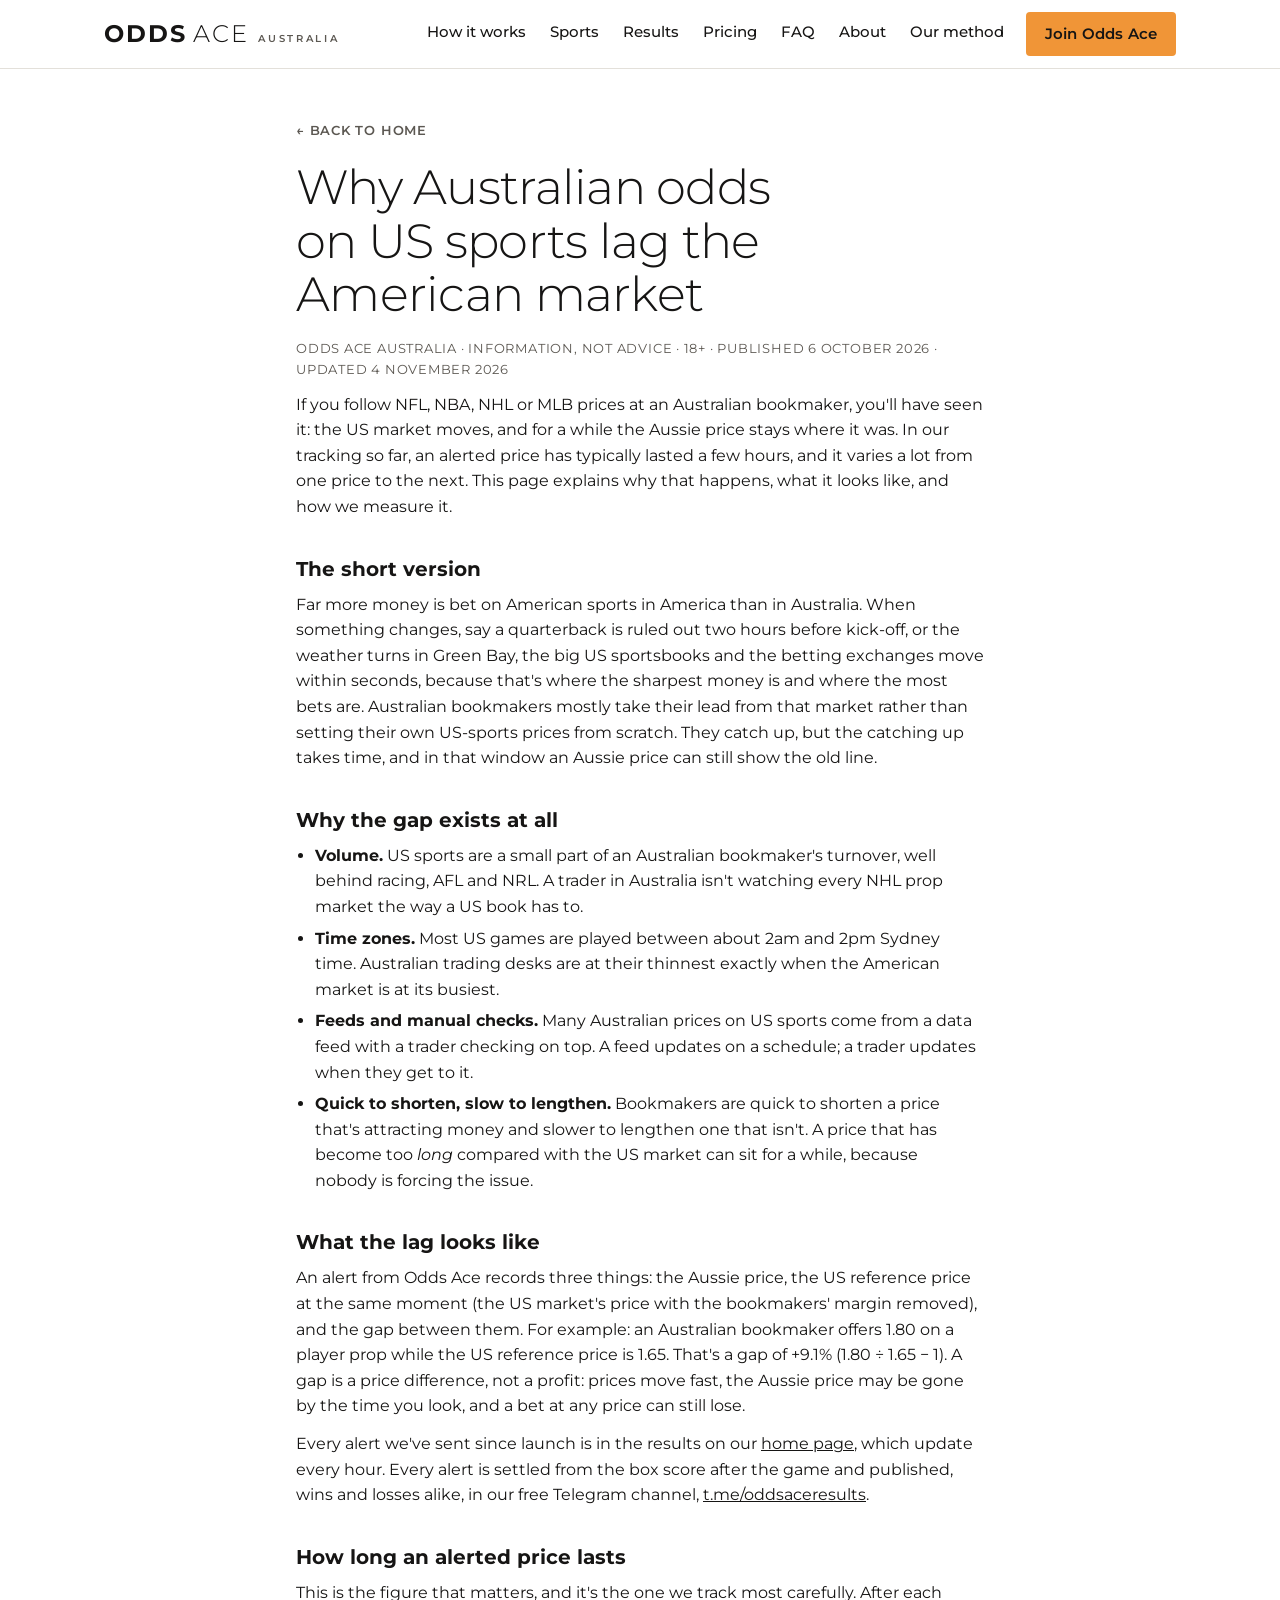
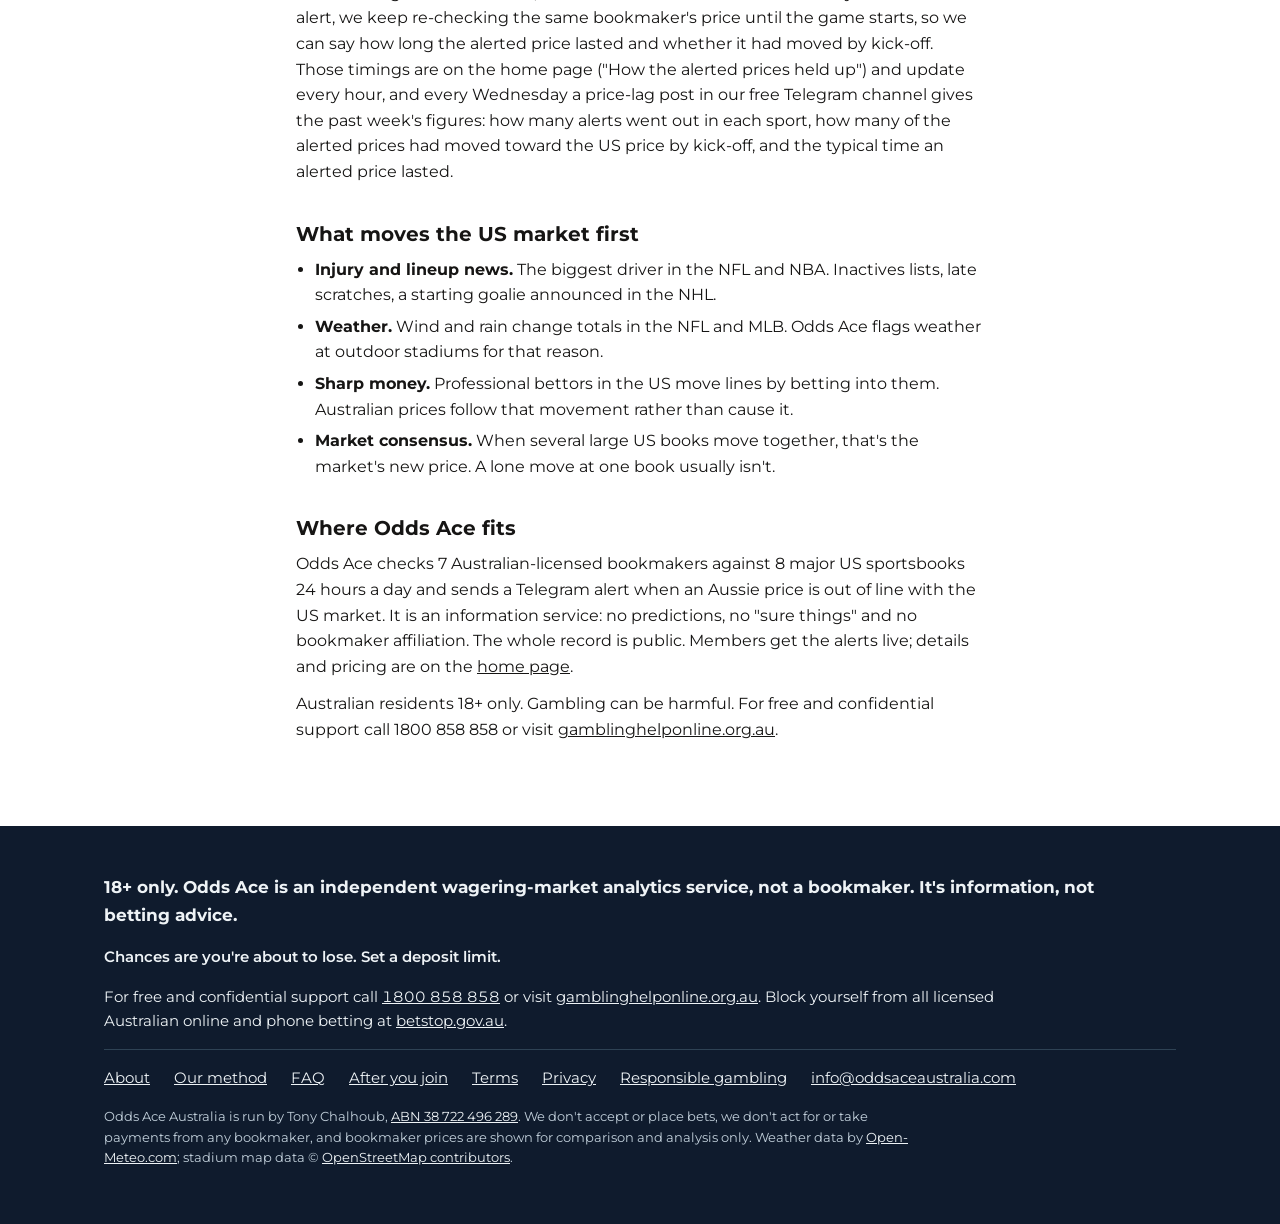
<file: site/why-aussie-odds-lag/index.html>
<!doctype html>
<html lang="en-AU"><head><meta charset="utf-8"><meta name="viewport" content="width=device-width,initial-scale=1,viewport-fit=cover"><title>Why Australian odds on US sports lag the American market | Odds Ace Australia</title><meta name="description" content="Why Aussie bookmakers&#x27; NFL, NBA, NHL and MLB prices move after the US market, what the gap in a price means, and how long an alerted price lasts. Information, not tips. 18+."><link rel="canonical" href="https://oddsaceaustralia.com/why-aussie-odds-lag/"><meta property="og:url" content="https://oddsaceaustralia.com/why-aussie-odds-lag/"><meta property="og:type" content="article"><meta property="og:site_name" content="Odds Ace Australia"><meta property="og:title" content="Why Australian odds on US sports lag the American market"><meta property="og:description" content="Why Aussie bookmakers&#x27; NFL, NBA, NHL and MLB prices move after the US market, what the gap in a price means, and how long an alerted price lasts. Information, not tips. 18+."><meta property="og:locale" content="en_AU"><meta property="og:image" content="https://oddsaceaustralia.com/og-image.png"><meta property="og:image:width" content="1200"><meta property="og:image:height" content="630"><meta name="twitter:card" content="summary_large_image"><meta name="twitter:site" content="@OddsAceAus"><meta name="twitter:title" content="Why Australian odds on US sports lag the American market"><meta name="twitter:description" content="Why Aussie bookmakers&#x27; NFL, NBA, NHL and MLB prices move after the US market, what the gap in a price means, and how long an alerted price lasts. Information, not tips. 18+."><meta name="twitter:image" content="https://oddsaceaustralia.com/og-image.png"><link rel="icon" type="image/png" href="[data-uri]"><script type="application/ld+json">{"@context": "https://schema.org", "@graph": [{"@type": "Article", "@id": "https://oddsaceaustralia.com/why-aussie-odds-lag/#article", "headline": "Why Australian odds on US sports lag the American market", "description": "Why Aussie bookmakers' NFL, NBA, NHL and MLB prices move after the US market, what the gap in a price means, and how long an alerted price lasts. Information, not tips. 18+.", "url": "https://oddsaceaustralia.com/why-aussie-odds-lag/", "mainEntityOfPage": "https://oddsaceaustralia.com/why-aussie-odds-lag/", "datePublished": "2026-10-06", "dateModified": "2026-11-04", "inLanguage": "en-AU", "author": {"@type": "Person", "name": "Tony Chalhoub"}, "publisher": {"@id": "https://oddsaceaustralia.com/#organization"}, "image": "https://oddsaceaustralia.com/og-image.png", "isPartOf": {"@id": "https://oddsaceaustralia.com/#website"}}, {"@type": "BreadcrumbList", "itemListElement": [{"@type": "ListItem", "position": 1, "name": "Odds Ace Australia", "item": "https://oddsaceaustralia.com/"}, {"@type": "ListItem", "position": 2, "name": "Why Aussie odds lag the US market", "item": "https://oddsaceaustralia.com/why-aussie-odds-lag/"}]}]}</script><style>:root{color-scheme:light;box-sizing:border-box;padding-top:env(safe-area-inset-top,0px);padding-bottom:env(safe-area-inset-bottom,0px)}html{scroll-padding-top:env(safe-area-inset-top,0px)}body{margin:0;padding:0;font:14px -apple-system,BlinkMacSystemFont,sans-serif;background:#faf9f5;color:#141413}img{max-width:100%}[hidden]:not([hidden=until-found i]){display:none!important}</style>
<link rel="stylesheet" href="https://fonts.googleapis.com/css2?family=Montserrat:wght@300;400;500;600;700&display=swap">
<style>
/* Layout: single-column marketing page, 1120px max, with the Terms, Privacy and Responsible gambling pages as views of the same page; the hero pairs the pitch with a phone showing example posts from the Telegram channel; a numbers strip, then sections alternating plain and banded; one dark panel for the price */
:root{
  --bg:#EDF1F4;--surface:#FFFFFF;--band:#E2E8ED;--ink:#0F1E2B;--muted:#3F5161;--line:#C6D0D8;
  --accent:#BF5200;--accent-ink:#AD4A00;--on-accent:#FFFFFF;--panel:#0F1E2B;--on-panel:#EEF3F6;--panel-muted:#C2D0DB;--panel-line:#2E4254;
  --chat:#D4DFE8;--bubble:#FFFFFF;--chip:#BFCDD9;--avatar:#FFFFFF;--shadow:rgba(15,30,43,.18);--pos:#16774A;--neg:#B42318;
  --device:#121A22;--device-ring:#3B4651;--island:#000000;--tg-blue:#1F6FB2;--lit:#FBE1CB;--glow:rgba(191,82,0,.15);--s-all:#2a78d6;--s-sent:#bf5200;--s-tests:#13916a;
  --display:'Big Shoulders Display','Arial Narrow',Impact,sans-serif;
  --body:'Libre Franklin','Helvetica Neue',Arial,sans-serif;
  --mono:'IBM Plex Mono',ui-monospace,Menlo,Consolas,monospace;
}
@media (prefers-color-scheme: dark){:root:not([data-theme="light"]){--bg:#0B1621;--surface:#12212F;--band:#0F1C29;--ink:#E6EDF2;--muted:#A7B6C3;--line:#26394B;--accent:#F5872F;--accent-ink:#F5872F;--on-accent:#0B1621;--panel:#1A2E40;--on-panel:#EEF3F6;--panel-muted:#B9C7D3;--panel-line:#34506A;--chat:#0E1924;--bubble:#1A2A3A;--chip:#22364A;--avatar:#FFFFFF;--shadow:rgba(0,0,0,.45);--pos:#5BC48A;--neg:#F2836B;--device:#05090D;--device-ring:#3E556A;--tg-blue:#6AB3F3;--lit:#4D3018;--glow:rgba(245,135,47,.13);--s-all:#3987e5;--s-sent:#d95926;--s-tests:#199e70;color-scheme:dark}}
:root[data-theme="dark"]{--bg:#0B1621;--surface:#12212F;--band:#0F1C29;--ink:#E6EDF2;--muted:#A7B6C3;--line:#26394B;--accent:#F5872F;--accent-ink:#F5872F;--on-accent:#0B1621;--panel:#1A2E40;--on-panel:#EEF3F6;--panel-muted:#B9C7D3;--panel-line:#34506A;--chat:#0E1924;--bubble:#1A2A3A;--chip:#22364A;--avatar:#FFFFFF;--shadow:rgba(0,0,0,.45);--pos:#5BC48A;--neg:#F2836B;--device:#05090D;--device-ring:#3E556A;--tg-blue:#6AB3F3;--lit:#4D3018;--glow:rgba(245,135,47,.13);--s-all:#3987e5;--s-sent:#d95926;--s-tests:#199e70;color-scheme:dark}
*{box-sizing:border-box}
html{scroll-behavior:smooth}
@media (prefers-reduced-motion: reduce){html{scroll-behavior:auto}}
body{margin:0;background:var(--bg);color:var(--ink);font-family:var(--body);font-size:17px;line-height:1.55}
a{color:inherit}
a:hover{color:var(--accent-ink)}
:focus-visible{outline:3px solid var(--accent);outline-offset:2px}
.wrap{max-width:1120px;margin:0 auto;padding-inline:24px}
.eyebrow{margin:0;font-family:var(--mono);font-size:13px;font-weight:600;letter-spacing:.1em;text-transform:uppercase;color:var(--accent-ink)}
.h-section{margin:0;font-family:var(--display);font-weight:800;font-size:clamp(2.2rem,4.5vw,3rem);line-height:1;letter-spacing:.02em;text-transform:uppercase;text-wrap:balance}
.btn{display:inline-flex;align-items:center;justify-content:center;min-height:48px;padding:0 22px;border-radius:4px;font-weight:700;font-size:16px;text-decoration:none;border:1px solid transparent;cursor:pointer}
.btn-primary{background:var(--accent);color:var(--on-accent)}
.btn-primary:hover{color:var(--on-accent);filter:brightness(1.08)}
.btn-ghost{border-color:var(--line);color:var(--ink);background:transparent}
.site-head{border-bottom:1px solid var(--line)}
.site-head .wrap{display:flex;flex-wrap:wrap;align-items:center;justify-content:space-between;gap:12px 24px;padding-block:12px}
.brand{display:flex;align-items:center;gap:12px;text-decoration:none}
.brand:hover{color:var(--ink)}
.brand-logo{flex:0 0 auto;display:block;width:56px;height:56px;object-fit:contain}
.brand-wordmark{display:block;height:64px;width:auto}
.wm-dark{display:none}
@media (prefers-color-scheme: dark){:root:not([data-theme="light"]) .wm-dark{display:block}:root:not([data-theme="light"]) .wm-light.has-dark{display:none}:root:not([data-theme="light"]) .wm-light:not(.has-dark){background:#FFFFFF;border-radius:6px;padding:4px 8px}}
:root[data-theme="dark"] .wm-dark{display:block}
:root[data-theme="dark"] .wm-light.has-dark{display:none}
:root[data-theme="dark"] .wm-light:not(.has-dark){background:#FFFFFF;border-radius:6px;padding:4px 8px}
@media (max-width:480px){.brand-wordmark{height:56px}}
.brand-text{display:flex;flex-direction:column;gap:2px}
.brand-name{font-family:var(--display);font-weight:800;font-size:30px;letter-spacing:.03em;text-transform:uppercase;line-height:1}
.brand-tag{font-family:var(--mono);font-size:11px;letter-spacing:.16em;text-transform:uppercase;color:var(--muted)}
.nav{display:flex;flex-wrap:wrap;align-items:center;gap:8px 22px;font-size:15px;font-weight:600}
.nav a{text-decoration:none}
.nav .btn{min-height:44px;padding:0 18px;font-size:15px}
.hero .wrap{display:flex;flex-wrap:wrap;gap:48px;align-items:center;padding-block:56px 64px}
.hero-copy{flex:1 1 460px;min-width:0;display:flex;flex-direction:column;gap:22px}
.hero h1{margin:0;font-family:var(--display);font-weight:800;font-size:clamp(3rem,6.6vw,5.8rem);line-height:.94;letter-spacing:.005em;text-wrap:balance}
.lede{margin:0;max-width:34em;font-size:19px;color:var(--muted)}
.cta-row{display:flex;flex-wrap:wrap;gap:12px}
.fine{margin:0;font-size:14px;color:var(--muted)}
.num{font-family:var(--mono)}
/* Phone mock-up of the Telegram channel (version 30): tabs, then a phone showing one example post with numbered markers
   on the lines that matter, and a key under it. The screen uses the phone's own system font, like the app. */
.tg{flex:1 1 380px;max-width:460px;min-width:0;margin:0 auto;display:flex;flex-direction:column;align-items:center;gap:18px}
.tgx-tabs{display:flex;gap:4px;width:max-content;max-width:100%;padding:4px;border:1px solid var(--line);border-radius:999px;background:var(--surface)}
.tgx-tab{flex:1 1 auto;min-width:0;min-height:40px;padding:6px 14px;border:0;border-radius:999px;background:transparent;color:var(--muted);font:600 14px/1.15 var(--body);cursor:pointer}
@media (max-width:420px){.tgx-tab{padding:6px 8px;font-size:13px}}
.tgx-tab:hover{color:var(--ink)}
.tgx-tab[aria-selected="true"]{background:var(--ink);color:var(--bg)}
.tgx-stage{position:relative;isolation:isolate;width:100%;display:flex;flex-direction:column;align-items:center;gap:20px}
.tgx-stage::before{content:"";position:absolute;z-index:-1;left:0;right:0;top:2%;height:min(80%,660px);background:radial-gradient(closest-side,var(--glow),transparent);pointer-events:none}
.tgx-device{position:relative;width:min(100%,312px);padding:9px;border-radius:50px;background:var(--device);box-shadow:inset 0 0 0 1.5px var(--device-ring),0 44px 70px -36px var(--shadow),0 18px 32px -20px var(--shadow)}
.tgx-device::before,.tgx-device::after{content:"";position:absolute;width:3px;border-radius:2px;background:var(--device-ring)}
.tgx-device::before{left:-3px;top:118px;height:40px;box-shadow:0 54px 0 var(--device-ring)}
.tgx-device::after{right:-3px;top:150px;height:72px}
.tgx-screen{position:relative;display:flex;flex-direction:column;aspect-ratio:294/640;border-radius:41px;overflow:hidden;background:var(--chat);color:var(--ink);font-family:-apple-system,BlinkMacSystemFont,"SF Pro Text","Segoe UI",Roboto,"Helvetica Neue",Arial,sans-serif}
.tgx-status{position:relative;flex:0 0 auto;display:flex;align-items:center;justify-content:space-between;height:42px;padding:6px 24px 0 32px;background:var(--surface);font-size:14.5px;font-weight:600;letter-spacing:-.01em;font-variant-numeric:tabular-nums}
.tgx-island{position:absolute;left:50%;top:10px;width:86px;height:25px;transform:translateX(-50%);border-radius:999px;background:var(--island)}
.tgx-icons{display:flex;align-items:center;gap:5px}
.tgx-icons svg{display:block;fill:currentColor}
.tgx-head{flex:0 0 auto;display:grid;grid-template-columns:36px minmax(0,1fr) 36px;align-items:center;gap:8px;padding:2px 12px 8px;background:var(--surface);border-bottom:1px solid var(--line)}
.tgx-back{width:12px;height:12px;margin-left:6px;border-left:2.5px solid var(--tg-blue);border-bottom:2.5px solid var(--tg-blue);transform:rotate(45deg)}
.tg-who{display:flex;flex-direction:column;align-items:center;min-width:0;text-align:center;line-height:1.25}
.tg-name{font-weight:700;font-size:15px}
.tg-status{font-size:12.5px;color:var(--muted)}
.tg-avatar{display:block;width:36px;height:36px;border-radius:50%;background:var(--avatar);padding:5px;object-fit:contain;box-shadow:0 0 0 1px var(--line)}
.tg-feed{flex:1 1 auto;min-height:0;overflow-y:auto;scrollbar-width:none;display:flex;flex-direction:column;gap:8px;padding:10px 8px 12px;background-color:var(--chat);background-image:radial-gradient(var(--chip) 1px,transparent 1.4px);background-size:18px 18px}
.tg-feed::-webkit-scrollbar{display:none}
.tg-feed>:first-child{margin-top:auto}
.tgx-panel:focus-visible{outline-offset:-3px}
.tg-day{align-self:center;padding:2px 10px;border-radius:999px;background:var(--chip);color:var(--ink);font-size:12px;font-weight:600}
.tg-msg{align-self:flex-start;position:relative;max-width:86%;display:flex;flex-direction:column;gap:2px;padding:7px 11px 5px;background:var(--bubble);color:var(--ink);border-radius:15px 15px 15px 5px;box-shadow:0 1px 2px var(--shadow);font-size:13.5px;line-height:1.38;transform-origin:0 100%}
.tg-text{display:flex;flex-direction:column;min-width:0}
.tg-line{display:block;overflow-wrap:anywhere;transition:opacity .2s}
.tg-time{align-self:flex-end;font-size:11.5px;color:var(--muted)}
.tgx-url{color:var(--tg-blue)}
.tgx-keyed{position:relative;display:block;border-radius:3px;transition:background-color .2s,box-shadow .2s}
.tgx-pin{display:inline-flex;align-items:center;justify-content:center;flex:0 0 auto;width:20px;height:20px;border-radius:50%;background:var(--accent);color:var(--on-accent);font:700 11.5px/1 var(--body);font-variant-numeric:tabular-nums;transition:transform .2s}
.tgx-keyed>.tgx-pin{position:absolute;right:-21px;top:-1px;box-shadow:0 1px 3px var(--shadow)}
.tgx.has-lit .tg-line{opacity:.35}
.tgx.has-lit .tgx-keyed.is-lit .tg-line{opacity:1}
.tgx-keyed.is-lit{background:var(--lit);box-shadow:0 0 0 4px var(--lit)}
.tgx-keyed.is-lit>.tgx-pin{transform:scale(1.18)}
.tgx-foot{flex:0 0 auto;display:flex;flex-direction:column;align-items:center;gap:12px;padding:11px 0 8px;background:var(--surface);border-top:1px solid var(--line);color:var(--tg-blue);font-size:15px;font-weight:500}
.tgx-foot::after{content:"";width:108px;height:4px;border-radius:999px;background:var(--ink)}
.tgx-keys{list-style:none;margin:0;padding:0;width:min(100%,364px);display:flex;flex-direction:column;gap:4px}
.tgx-key{width:100%;display:flex;align-items:center;gap:12px;min-height:40px;padding:5px 10px;border:1px solid transparent;border-radius:8px;background:transparent;color:var(--ink);font:500 15px/1.35 var(--body);text-align:left;cursor:pointer;transition:background-color .2s,border-color .2s}
.tgx-key:hover,.tgx-key.is-lit{background:var(--surface);border-color:var(--line)}
.tgx-key[aria-pressed="true"]{border-color:var(--accent)}
.tgx-key.is-lit .tgx-pin{transform:scale(1.12)}
.tg-note{margin:0;width:min(100%,364px);padding-inline:10px;font-size:13px;color:var(--muted)}
.tgx-panel.is-new .tg-msg{animation:tgx-in .42s cubic-bezier(.2,.75,.25,1)}
.tgx-panel.is-new .tgx-keyed>.tgx-pin{animation:tgx-pop .32s .3s cubic-bezier(.3,1.6,.6,1) backwards}
@keyframes tgx-in{from{opacity:0;transform:translateY(18px) scale(.96)}}
@keyframes tgx-pop{from{opacity:0;transform:scale(.3)}}
@media (prefers-reduced-motion: reduce){.tgx-panel.is-new .tg-msg,.tgx-panel.is-new .tgx-keyed>.tgx-pin{animation:none}.tg-line,.tgx-keyed,.tgx-pin,.tgx-key{transition:none}}
/* Edit page: every post shows in the phone, which grows with the text, and each key is typed under it */
.tgx-edit .tgx-screen{aspect-ratio:auto}
.tgx-edit .tg-feed{overflow:visible}
.tgx-legend{width:min(100%,364px);display:flex;flex-direction:column;gap:6px}
.tgx-name{margin:0;font-size:14px;font-weight:600;color:var(--muted)}
.tgx-edit .tgx-key{cursor:default}
/* Numbers strip */
.stats-band{border-top:1px solid var(--line);background:var(--surface)}
.stats{list-style:none;margin:0;padding:28px 0;display:grid;grid-template-columns:repeat(4,minmax(0,1fr));gap:20px 32px}
@media (max-width:820px){.stats{grid-template-columns:repeat(2,minmax(0,1fr))}}
.stats.stats-3{grid-template-columns:repeat(3,minmax(0,1fr))}
@media (max-width:820px){.stats.stats-3{grid-template-columns:repeat(2,minmax(0,1fr))}}
.stats-note{margin:0;padding:0 0 24px;max-width:62em;font-size:13px;line-height:1.5;color:var(--muted)}
.stats li{display:flex;flex-direction:column;gap:4px;min-width:0}
.stat-n{font-family:var(--display);font-weight:800;font-size:clamp(2.4rem,4.2vw,3.2rem);line-height:1;letter-spacing:.01em;color:var(--accent)}
.stat-l{font-size:15px;line-height:1.35;color:var(--muted)}
.section{border-top:1px solid var(--line)}
.section .wrap{padding-block:72px;display:flex;flex-direction:column;gap:36px}
.band{background:var(--band)}
.head{display:flex;flex-direction:column;gap:10px}
.head p.intro{margin:0;max-width:40em;color:var(--muted)}
.steps{list-style:none;margin:0;padding:0;display:flex;flex-wrap:wrap;gap:32px 28px}
.steps li{flex:1 1 260px;min-width:0;border-top:3px solid var(--ink);padding-top:16px;display:flex;flex-direction:column;gap:8px}
.step-n{font-family:var(--mono);font-size:13px;font-weight:600;color:var(--accent-ink)}
.steps h3,.faq h3,.points h3{margin:0;font-size:20px;line-height:1.25}
.steps p,.faq p,.points p{margin:0;color:var(--muted)}
.points{list-style:none;margin:0;padding:0;display:grid;grid-template-columns:repeat(3,minmax(0,1fr));gap:28px 32px}
@media (max-width:860px){.points{grid-template-columns:minmax(0,1fr)}}
.points li{display:flex;flex-direction:column;gap:8px;min-width:0;padding-top:16px;border-top:3px solid var(--accent)}
.table-wrap{overflow-x:auto}
table{border-collapse:collapse;width:100%;min-width:520px;font-size:16px}
th,td{text-align:left;padding:14px 12px;border-bottom:1px solid var(--line)}
th{font-family:var(--mono);font-size:12px;letter-spacing:.08em;text-transform:uppercase;color:var(--muted);font-weight:600}
td:first-child{font-weight:700}
.plan{display:flex;flex-wrap:wrap;gap:32px 48px;background:var(--panel);color:var(--on-panel);border-radius:8px;padding:36px}
.plan-price{flex:1 1 300px;min-width:0;display:flex;flex-direction:column;gap:12px}
.plan-label{margin:0;font-family:var(--mono);font-size:13px;font-weight:600;letter-spacing:.1em;text-transform:uppercase;color:var(--panel-muted)}
.plan-big{margin:0;font-family:var(--display);font-weight:800;font-size:clamp(3rem,7vw,4.5rem);line-height:1}
.plan-big .per{font-family:var(--body);font-size:18px;font-weight:500}
.plan p{margin:0}
.plan .sub{color:var(--panel-muted)}
.plan .sub-small{font-size:14px}
.plan ul{flex:1 1 320px;min-width:0;margin:0;padding:0;list-style:none;display:flex;flex-direction:column;gap:12px}
.plan li,.rules li{display:flex;gap:14px;align-items:flex-start}
.tick{flex:0 0 auto;width:10px;height:10px;margin-top:9px;background:var(--accent)}
.rules{list-style:none;margin:0;padding:0;display:flex;flex-direction:column;gap:14px;max-width:46em}
.faq{display:grid;grid-template-columns:repeat(2,minmax(0,1fr));gap:32px 48px}
.faq div{display:flex;flex-direction:column;gap:8px;min-width:0}
@media (max-width:760px){.faq{grid-template-columns:minmax(0,1fr)}}
/* Results */
.tally{list-style:none;margin:0;padding:0;display:flex;flex-wrap:wrap;gap:10px 28px;font-size:15px;color:var(--muted)}
.tally li{display:flex;align-items:baseline;gap:6px}
.tally-n{font-family:var(--display);font-weight:800;font-size:2rem;line-height:1;color:var(--ink)}
.results-table{min-width:760px;font-size:15px}
.results-table td{vertical-align:top}
.results-table td:first-child{font-weight:600}
.nowrap{white-space:nowrap}
.cell-sub{display:block;font-family:var(--mono);font-size:12px;letter-spacing:.04em;color:var(--muted)}
.pill{display:inline-block;padding:2px 8px;border:1px solid currentColor;border-radius:999px;font-family:var(--mono);font-size:12px;font-weight:600;letter-spacing:.04em;text-transform:uppercase;white-space:nowrap}
.pill-won{color:var(--pos)}
.pill-lost{color:var(--neg)}
.pill-push,.pill-void{color:var(--muted)}
.results-empty{margin:0;color:var(--muted)}
.results-meta{margin:0;font-size:14px;color:var(--muted)}
.results-note{margin:0;max-width:60em;font-size:14px;color:var(--muted)}
.speed{display:flex;flex-direction:column;gap:14px;padding:22px 24px;border:1px solid var(--line);border-left:4px solid var(--accent);border-radius:8px;background:var(--surface)}
.speed-title{margin:0;font-size:20px;line-height:1.25}
.speed-stats{list-style:none;margin:0;padding:0;display:grid;grid-template-columns:repeat(auto-fit,minmax(200px,1fr));gap:16px 32px}
.speed-stats li{display:flex;flex-direction:column;gap:4px;min-width:0}
.speed-n{font-family:var(--display);font-weight:800;font-size:clamp(2rem,3.6vw,2.6rem);line-height:1;color:var(--pos)}
.speed-n.speed-neg{color:var(--neg)}
.speed-l{font-size:15px;line-height:1.35;color:var(--muted)}
.speed-note{margin:0;max-width:60em;font-size:14px;color:var(--muted)}
.tallies{display:flex;flex-direction:column;gap:14px}
.tally-label{flex:0 0 100%;font-family:var(--mono);font-size:12px;font-weight:600;letter-spacing:.08em;text-transform:uppercase;color:var(--muted)}
.cell-sub.test-tag{color:var(--accent-ink);font-weight:600}
/* Results dashboard (version 31): one row of filters, then the tallies, the units chart and pages of results. Line colours: --s-all, --s-sent, --s-tests (checked for colour-blind separation and contrast in both themes) */
.rx,.rx-body{display:flex;flex-direction:column;gap:28px}
.rx-body .tallies{flex-direction:row;flex-wrap:wrap;gap:12px}
.rx-body .tally{flex:1 1 250px;max-width:360px;padding:16px 18px;border:1px solid var(--line);border-radius:8px;background:var(--surface);gap:10px 24px}
.rx-body .tally li{flex-direction:column;align-items:flex-start;gap:4px}
.rx-body .tally li:not(.tally-label){font-size:14px}
@media (max-width:560px){.rx-body .tally{max-width:none;padding:14px 16px}}
.rx-filters{display:flex;flex-wrap:wrap;align-items:flex-end;gap:12px 16px}
.rx-field{display:flex;flex-direction:column;gap:6px;flex:1 1 200px;min-width:0;max-width:280px}
.rx-label{font-family:var(--mono);font-size:12px;font-weight:600;letter-spacing:.08em;text-transform:uppercase;color:var(--muted)}
.rx-select{width:100%;min-height:44px;padding:0 10px;border:1px solid var(--line);border-radius:4px;background:var(--surface);color:var(--ink);font:500 15px/1.2 var(--body);cursor:pointer}
.rx-select:hover{border-color:var(--muted)}
.rx-select[disabled]{opacity:.6;cursor:not-allowed}
.rx-clear{min-height:44px;padding:0 4px;border:0;background:none;color:var(--accent-ink);font:600 15px var(--body);text-decoration:underline;text-underline-offset:3px;cursor:pointer}
.rx-clear:hover{color:var(--ink)}
@media (max-width:560px){.rx-field{flex-basis:100%;max-width:none}}
.rx-chart{margin:0;display:flex;flex-direction:column;gap:14px;padding:20px 20px 16px;border:1px solid var(--line);border-radius:8px;background:var(--surface)}
@media (max-width:560px){.rx-chart{padding:16px 14px 14px}}
.rx-chart-head{display:flex;flex-wrap:wrap;align-items:baseline;justify-content:space-between;gap:8px 24px}
.rx-title{margin:0;font-size:18px;line-height:1.3}
.rx-legend{list-style:none;margin:0;padding:0;display:flex;flex-wrap:wrap;gap:6px 20px;font-size:14px;color:var(--muted)}
.rx-legend li{display:flex;align-items:center;gap:8px}
.rx-legend b,.rx-tip b{color:var(--ink);font-weight:700;font-variant-numeric:tabular-nums}
.rx-key{display:inline-block;flex:0 0 auto;width:16px;height:3px;border-radius:2px;background:var(--muted)}
.rx-key.k-all{background:var(--s-all)}
.rx-key.k-sent{background:var(--s-sent)}
.rx-key.k-tests{background:var(--s-tests)}
.rx-plot{position:relative;touch-action:pan-y;border-radius:4px}
.rx-plot:focus-visible{outline-offset:4px}
.rx-svg{display:block;width:100%;height:auto}
.rx-svg text{font-family:var(--mono);font-size:12px;fill:var(--muted);font-variant-numeric:tabular-nums}
.rx-grid{stroke:var(--line);stroke-width:1}
.rx-zero{stroke:var(--muted);stroke-width:1}
.rx-line{fill:none;stroke-width:2;stroke-linejoin:round;stroke-linecap:round}
.rx-line.k-all{stroke:var(--s-all)}
.rx-line.k-sent{stroke:var(--s-sent)}
.rx-line.k-tests{stroke:var(--s-tests)}
.rx-dot,.rx-hdot{stroke:var(--surface);stroke-width:2}
.rx-dot.k-all,.rx-hdot.k-all{fill:var(--s-all)}
.rx-dot.k-sent,.rx-hdot.k-sent{fill:var(--s-sent)}
.rx-dot.k-tests,.rx-hdot.k-tests{fill:var(--s-tests)}
.rx-cross{stroke:var(--muted);stroke-width:1}
.rx-tip{position:absolute;z-index:2;width:max-content;max-width:min(260px,100%);padding:8px 12px;border:1px solid var(--line);border-radius:6px;background:var(--surface);color:var(--ink);box-shadow:0 8px 24px -8px var(--shadow);font-size:13px;line-height:1.45;pointer-events:none}
.rx-tip p{margin:0}
.rx-tip-h{margin-bottom:4px!important;font-weight:600}
.rx-tip-row{display:flex;align-items:center;gap:8px}
.rx-tip-name{color:var(--muted)}
.rx-tip-n{margin-top:4px!important;font-size:12px;color:var(--muted)}
@media (max-width:560px){.rx-tip{max-width:min(220px,100%);padding:6px 10px;font-size:12px}.rx-tip-n{font-size:11px}}
.rx-none{margin:0;padding:28px 0;color:var(--muted)}
.rx-cap{max-width:60em;font-size:13px;line-height:1.5;color:var(--muted)}
.rx-data summary{width:max-content;max-width:100%;cursor:pointer;font-size:14px;font-weight:600;color:var(--ink)}
.rx-data[open] summary{margin-bottom:8px}
.rx-table{min-width:0;font-size:14px}
.rx-table th,.rx-table td{padding:8px 10px}
.rx-table td{font-variant-numeric:tabular-nums}
.rx-pager{display:flex;flex-wrap:wrap;align-items:center;justify-content:space-between;gap:12px}
.rx-pager .btn{min-height:44px;padding:0 16px;font-size:15px}
.rx-pager .btn[disabled]{opacity:.45;cursor:default}
.rx-range{margin:0;font-family:var(--mono);font-size:13px;color:var(--muted);font-variant-numeric:tabular-nums}
.vh{position:absolute!important;width:1px;height:1px;margin:-1px;padding:0;overflow:hidden;clip:rect(0 0 0 0);white-space:nowrap;border:0}
@media (max-width:640px){.rx-body>.table-wrap{overflow-x:visible}.results-table{min-width:0}.results-table thead{position:absolute;width:1px;height:1px;overflow:hidden;clip:rect(0 0 0 0);white-space:nowrap}.results-table tbody{display:block}.results-table tr{display:grid;grid-template-columns:5.25rem 5.5rem minmax(0,1fr);gap:8px 16px;padding:16px 0;border-bottom:1px solid var(--line)}.results-table td{display:block;min-width:0;padding:0;border:0}.results-table td:nth-child(1){grid-column:1/3;grid-row:1}.results-table td:nth-child(7){grid-column:3;grid-row:1;justify-self:end}.results-table td:nth-child(2),.results-table td:nth-child(3){grid-column:1/-1}.results-table td[data-label]::before{content:attr(data-label);display:block;margin-bottom:2px;font-family:var(--mono);font-size:11px;font-weight:600;letter-spacing:.08em;text-transform:uppercase;color:var(--muted)}}
/* Contact */
.section .contact{gap:20px}
.contact-mail{margin:0;display:flex;flex-wrap:wrap;align-items:center;gap:12px}
.contact-email{font-family:var(--mono);font-size:clamp(1.1rem,2.6vw,1.6rem);font-weight:600;color:var(--ink);text-decoration-color:var(--accent);text-decoration-thickness:2px;text-underline-offset:5px;overflow-wrap:anywhere}
.copy-btn{min-height:40px;padding:0 14px;border:1px solid var(--line);border-radius:4px;background:var(--surface);color:var(--ink);font:600 14px var(--body);cursor:pointer}
.copy-btn:hover{border-color:var(--accent)}
.contact-small{margin:0;font-size:14px;color:var(--muted)}
/* Terms, Privacy and Responsible gambling */
.doc{max-width:46rem;margin:0 auto;padding-inline:24px;padding-block:48px 72px;line-height:1.6}
.doc h1{margin:0 0 16px;font-family:var(--display);font-weight:800;font-size:clamp(2.4rem,6vw,3.6rem);line-height:1;letter-spacing:.02em;text-transform:uppercase;text-wrap:balance}
.doc h2{margin:36px 0 10px;font-size:20px;line-height:1.3;text-wrap:balance}
.doc p{margin:0 0 12px}
.doc ul{margin:0 0 12px;padding-left:1.2em;display:flex;flex-direction:column;gap:6px}
.doc .lead{font-size:19px;color:var(--muted)}
.doc .meta{font-family:var(--mono);font-size:13px;letter-spacing:.06em;text-transform:uppercase;color:var(--muted)}
.doc .notice{margin:20px 0 8px;background:var(--band);border:1px solid var(--line);border-radius:6px;padding:12px 16px;font-size:15px;color:var(--muted)}
.doc.doc-wide{max-width:76rem}
.doc-faq h2{margin-top:32px}
.doc .table-wrap{margin:8px 0 18px}
.doc-table{min-width:880px;font-size:14.5px;line-height:1.45}
.doc-table th,.doc-table td{vertical-align:top;padding:12px 10px}
.doc-table tbody th{font-family:var(--body);font-size:15px;letter-spacing:0;text-transform:none;color:var(--ink);font-weight:700}
.doc-table tbody tr:first-child{background:var(--surface)}
@media (max-width:760px){.doc .table-wrap{overflow-x:visible}.doc-table{min-width:0}.doc-table thead{position:absolute;width:1px;height:1px;overflow:hidden;clip:rect(0 0 0 0);white-space:nowrap}.doc-table,.doc-table tbody,.doc-table tr,.doc-table th,.doc-table td{display:block}.doc-table tr{margin:0 0 12px;padding:12px 16px;border:1px solid var(--line);border-radius:8px}.doc-table tbody tr:first-child{border-color:var(--accent)}.doc-table th,.doc-table td{padding:6px 0;border:0}.doc-table tbody th{font-size:18px}.doc-table td::before{content:attr(data-label);display:block;margin-bottom:2px;font-family:var(--mono);font-size:11px;font-weight:600;letter-spacing:.08em;text-transform:uppercase;color:var(--muted)}}
/* Compare page checkmark grid (version 32): what's compared down the side, services across the top, Odds Ace's column first and highlighted; on phones one card per row, each service on its own line */
.cmp-legend,.doc .cmp-legend{list-style:none;margin:8px 0 10px;padding:0;display:flex;flex-direction:row;flex-wrap:wrap;gap:6px 20px;font-size:14px;color:var(--muted)}
.cmp-legend li{display:flex;align-items:center;gap:8px}
.cmp-legend .cmp-mark{width:18px;height:18px}
.cmp-mark{display:inline-flex;flex:0 0 auto;width:22px;height:22px}
.cmp-mark svg{display:block;width:100%;height:100%}
.cmp-fill{fill:var(--pos)}
.cmp-tick{fill:none;stroke:var(--surface);stroke-width:2.3;stroke-linecap:round;stroke-linejoin:round}
.cmp-ring{fill:none;stroke:var(--muted);stroke-width:1.6}
.cmp-half{fill:var(--muted)}
.cmp-x{fill:none;stroke:var(--muted);stroke-width:1.8;stroke-linecap:round}
.cmp-dash{fill:none;stroke:var(--muted);stroke-width:2;stroke-linecap:round}
.cmp-grid{position:relative;min-width:900px;border-collapse:separate;border-spacing:0;font-size:15px;line-height:1.4}
.cmp-grid th,.cmp-grid td{padding:14px 12px;border-bottom:1px solid var(--line);vertical-align:top}
.cmp-grid thead th{vertical-align:bottom;text-align:center;font-family:var(--body);font-size:15px;font-weight:700;letter-spacing:0;text-transform:none;color:var(--ink)}
.cmp-grid thead th a{text-decoration-color:var(--line);text-underline-offset:3px}
.cmp-grid thead th.cmp-own{border-top:3px solid var(--accent);border-radius:8px 8px 0 0}
.cmp-grid tbody th{width:21%;text-align:left;font-family:var(--body);font-size:15px;font-weight:400;letter-spacing:0;text-transform:none;color:var(--ink)}
.cmp-grid tbody tr:last-child th,.cmp-grid tbody tr:last-child td{border-bottom:0}
.cmp-grid tbody tr:last-child td.cmp-own{border-radius:0 0 8px 8px}
.cmp-grid td{text-align:center;font-weight:400}
.cmp-own{background:var(--surface)}
.cmp-label{display:block;font-weight:700}
.cmp-sub{display:block;margin-top:2px;font-size:13px;color:var(--muted)}
.cmp-cell{display:flex;flex-direction:column;align-items:center;gap:6px}
.cmp-who{display:none}
.cmp-note{font-size:13px;color:var(--muted)}
.cmp-cell.is-text .cmp-mark{display:none}
.cmp-cell.is-text .cmp-note{font-size:14px;color:var(--ink)}
.cmp-own .cmp-note{color:var(--ink)}
.cmp-hint{margin:8px 0;padding:10px 14px;border:1px dashed var(--accent);border-radius:6px;font-size:14px;color:var(--muted)}
.cmp-raw{display:block;text-align:left;font-size:14px}
.is-editing .cmp-grid{table-layout:fixed;min-width:0}
.is-editing .cmp-grid [data-k]{overflow-wrap:anywhere}
.is-editing .cmp-grid thead th{font-size:13px}
@media (max-width:980px){.doc .cmp-wrap{overflow-x:visible}.cmp-grid{min-width:0}.cmp-grid thead{position:absolute;width:1px;height:1px;overflow:hidden;clip:rect(0 0 0 0);white-space:nowrap}.cmp-grid,.cmp-grid tbody,.cmp-grid tr,.cmp-grid th,.cmp-grid td{display:block}.cmp-grid tr{margin:0 0 12px;padding:6px 16px;border:1px solid var(--line);border-radius:8px;background:var(--surface)}.cmp-grid tbody th{width:auto;padding:10px 0 8px;border:0}.cmp-grid td,.cmp-grid tbody tr:last-child td{padding:10px 0;border:0;border-top:1px solid var(--line);border-radius:0;text-align:left}.cmp-own{background:none}.cmp-cell,.cmp-cell.is-text{display:grid;grid-template-columns:22px 7.5rem minmax(0,1fr);gap:10px;align-items:start}.cmp-cell.is-text .cmp-mark{display:block}.cmp-who{display:block;font-weight:600;line-height:1.35}.cmp-own .cmp-who{color:var(--accent-ink)}.cmp-note,.cmp-cell.is-text .cmp-note{font-size:14px;line-height:1.35}}
@media (max-width:400px){.cmp-cell,.cmp-cell.is-text{grid-template-columns:20px 6.4rem minmax(0,1fr);gap:8px}.cmp-who{font-size:14px}}
.doc-back{display:inline-block;margin-bottom:20px;font-family:var(--mono);font-size:13px;font-weight:600;letter-spacing:.06em;text-transform:uppercase;text-decoration:none;color:var(--muted)}
.site-foot{background:var(--panel);color:var(--on-panel)}
.site-foot .wrap{padding-block:48px 56px;display:flex;flex-direction:column;gap:16px;font-size:15px}
.site-foot a{color:var(--on-panel)}
.site-foot a:hover{color:var(--on-panel);text-decoration-thickness:2px}
.foot-strong{margin:0;font-size:17px;font-weight:700}
.foot-tagline{font-weight:600}
.site-foot p{margin:0;max-width:62em}
.foot-links{display:flex;flex-wrap:wrap;gap:8px 24px;padding-top:16px;border-top:1px solid var(--panel-line)}
.foot-small{font-size:13px;color:var(--panel-muted)}
/* Sign-up step: subscription terms and confirmations before checkout */
.join{width:min(560px,calc(100% - 32px));max-height:calc(100% - 32px);padding:0;border:1px solid var(--line);border-radius:10px;background:var(--surface);color:var(--ink);box-shadow:0 24px 64px -20px var(--shadow)}
.join::backdrop{background:rgba(11,22,33,.6)}
.join-in{display:flex;flex-direction:column;gap:16px;padding:24px}
.join h2{margin:0;font-family:var(--display);font-weight:800;font-size:2.1rem;line-height:1;letter-spacing:.02em;text-transform:uppercase}
.join-statement{margin:0;padding:12px 14px;border-radius:6px;background:var(--band);font-size:15px;line-height:1.5}
.join-checks{margin:0;padding:0;border:0;display:flex;flex-direction:column;gap:10px;min-width:0}
.join-checks legend{padding:0;margin-bottom:8px;font-weight:700;font-size:15px}
.join-check{display:flex;gap:10px;align-items:flex-start;font-size:15px;line-height:1.45;cursor:pointer}
.join-check input{flex:0 0 auto;width:20px;height:20px;margin:1px 0 0;accent-color:var(--accent);cursor:pointer}
.join-note{margin:0;font-size:13px;color:var(--muted)}
.join-next{margin:0;padding-left:12px;border-left:3px solid var(--accent);font-size:15px;line-height:1.5}
.join-status{margin:0;font-size:14px;font-weight:600}
.join-status:empty{display:none}
.join-actions{display:flex;flex-wrap:wrap;gap:10px;justify-content:flex-end}
.join .btn[aria-disabled="true"]{opacity:.5;cursor:not-allowed;filter:none}
@media (max-width:480px){.join-in{padding:20px}.join h2{font-size:1.8rem}.join-actions{flex-direction:column-reverse}.join-actions .btn{width:100%;text-align:center}}
.toast{position:fixed;left:50%;bottom:calc(24px + env(safe-area-inset-bottom, 0px));transform:translateX(-50%);z-index:60;background:var(--ink);color:var(--bg);padding:12px 18px;border-radius:6px;font-size:15px;max-width:calc(100% - 32px)}
body.is-editing .toast{bottom:calc(var(--bar-h, 140px) + 16px)}
/* Editor: only appears for people who can edit this page */
.edit-fab{position:fixed;right:16px;bottom:calc(16px + env(safe-area-inset-bottom, 0px));z-index:40;display:inline-flex;align-items:center;gap:8px;min-height:44px;padding:0 18px;border:0;border-radius:999px;background:var(--ink);color:var(--bg);font:600 15px var(--body);box-shadow:0 6px 20px var(--shadow);cursor:pointer}
.edit-fab::before{content:"";width:9px;height:9px;background:var(--accent);border-radius:2px}
.edit-fab:hover{filter:brightness(1.12)}
.is-editing [data-k]{outline:1px dashed var(--accent);outline-offset:3px;border-radius:2px;cursor:text;min-width:2ch}
.is-editing [data-k]:hover{outline-style:solid}
.is-editing [data-k]:focus{outline:2px solid var(--accent);outline-offset:3px}
.is-editing [data-k]:empty{min-width:8ch;min-height:1.3em}
.is-editing span[data-k]:empty,.is-editing b[data-k]:empty{display:inline-block}
.is-editing .tg-line[data-k]:empty{display:block}
.is-editing [data-k]:empty::before{content:attr(data-ph);opacity:.55;font-style:italic}
.add-btn{display:inline-flex;align-items:center;align-self:flex-start;min-height:36px;padding:0 12px;border:1px dashed var(--accent);border-radius:4px;background:transparent;color:var(--accent-ink);font:600 14px var(--body);cursor:pointer}
.add-btn:hover{border-style:solid}
.tg-msg .add-btn{margin-block:6px 2px;min-height:30px;font-size:13px}
.add-row{display:flex;flex-wrap:wrap;gap:8px;margin-top:12px}
.add-li{list-style:none}
.editbar{position:fixed;left:0;right:0;bottom:0;z-index:50;background:var(--surface);color:var(--ink);border-top:2px solid var(--accent);box-shadow:0 -8px 24px var(--shadow);padding:12px 16px calc(12px + env(safe-area-inset-bottom, 0px));font-size:14px;line-height:1.4}
.editbar-in{max-width:1120px;margin:0 auto;display:flex;flex-wrap:wrap;align-items:center;gap:10px 16px}
.eb-title{font-family:var(--mono);font-size:12px;font-weight:600;letter-spacing:.1em;text-transform:uppercase;color:var(--accent-ink)}
.eb-hint{flex:1 1 300px;min-width:0;color:var(--muted)}
.eb-hint code{font-family:var(--mono);font-size:12.5px;color:var(--ink)}
.eb-field{display:flex;align-items:center;gap:6px;font-weight:600}
.eb-field select,.eb-field input{font:500 14px var(--body);min-height:38px;padding:4px 8px;border:1px solid var(--line);border-radius:4px;background:var(--bg);color:var(--ink)}
.eb-field input{width:min(260px,60vw)}
.editbar .btn{min-height:40px;padding:0 16px;font-size:15px}
.eb-status{flex:1 1 100%;min-height:1.4em;color:var(--muted)}
.eb-status:empty{display:none}
.eb-status button{margin-left:8px;padding:0;border:0;background:none;color:var(--accent-ink);font:600 14px var(--body);text-decoration:underline;cursor:pointer}
.eb-actions{display:flex;gap:8px;margin-left:auto}
.editbar .btn[disabled]{opacity:.55;cursor:progress}
@media (max-width:600px){.eb-fmt{display:none}.editbar-in{gap:8px 12px}.eb-actions{margin-left:0}}

/* Version 70 (11 Nov 2026): the new look, after the owner's pick (board D). Montserrat, a navy hero and price band, flat
   orange buttons with dark text, square corners and no shadows, light headings, a plain wordmark, a top bar with who runs
   it and how to reach them, and a plain results table. Same layout, same data hooks. */
:root{
  --bg:#FFFFFF;--surface:#FFFFFF;--band:#F4F3F1;--ink:#161514;--muted:#5C5852;--line:#E3E0DA;
  --accent:#F09537;--accent-ink:#A8480A;--on-accent:#161514;--panel:#0F1B2D;--board:#0F1B2D;--board-line:#2A3A52;
  --lit:#FCE9D6;--glass:rgba(255,255,255,.94);--rail:transparent;--rail-line:transparent;--rail-hover:#F4F3F1;--rail-on:#161514;--on-rail-on:#FFFFFF;
  --gridline:transparent;--glow:transparent;--lift:none;--r-btn:2px;--r-card:2px;--r-panel:2px;--topbar:#0A1422;
  --display:'Montserrat','Helvetica Neue',Arial,sans-serif;--body:'Montserrat','Helvetica Neue',Arial,sans-serif;--mono:'Montserrat','Helvetica Neue',Arial,sans-serif;
}
body{font-size:16px;line-height:1.6}
.num,.clv,.stat-n,.kpi-n,.plan-big,.speed-n,.rx-tile-n,.tally-n,td,th{font-variant-numeric:tabular-nums}
/* Top bar and wordmark */
.topbar{background:var(--topbar);color:#C5CEDA;font-size:12.5px;line-height:1.4}
.topbar .wrap{display:flex;flex-wrap:wrap;justify-content:space-between;gap:2px 24px;padding-block:8px}
.topbar a{color:#fff;text-decoration:none}
.topbar a:hover{color:#F5A35A}
@media (max-width:640px){.topbar .wrap{flex-direction:column;gap:0;padding-block:6px;font-size:11.5px}.topbar-r{display:none}}@media (max-width:420px){.topbar-abn{display:none}}
.wm{display:flex;align-items:baseline;gap:6px;color:var(--ink);line-height:1}
.wm-a{font-weight:700;font-size:24px;letter-spacing:.08em}
.wm-b{font-weight:300;font-size:24px;letter-spacing:.08em}
.wm-c{font-weight:600;font-size:9.5px;letter-spacing:.28em;color:var(--muted);margin-left:4px}
@media (max-width:480px){.wm-a,.wm-b{font-size:20px}.wm-c{display:none}}
.brand:hover .wm{color:var(--ink)}
/* Header: plain links, the current one underlined in orange */
.site-head{background:var(--glass);border-bottom:1px solid var(--line)}
.site-head.is-scrolled{box-shadow:none}
.nav-rail{border:0;background:none;box-shadow:none;padding:0;gap:2px}
.nav-rail a{border-radius:0;min-height:44px;padding:0 12px;font-weight:500;font-size:14.5px;border-bottom:2px solid transparent}
.nav-rail a:hover{background:none;border-bottom-color:var(--line)}
.nav-rail a.is-current,.nav-rail a.is-current:hover{background:none;color:var(--ink);border-bottom-color:var(--accent)}
/* Buttons: flat orange, dark text */
.btn{font-weight:600;letter-spacing:.01em}
.btn-primary,:root:not([data-theme="light"]) .btn-primary,:root[data-theme="dark"] .btn-primary{background:var(--accent);color:var(--on-accent);box-shadow:none}
.btn-primary:hover,:root:not([data-theme="light"]) .btn-primary:hover,:root[data-theme="dark"] .btn-primary:hover{background:#F5A35A;color:var(--on-accent);transform:none;box-shadow:none}
.btn-ghost{background:transparent;border-color:var(--ink)}
.btn-ghost:hover{background:var(--band);border-color:var(--ink)}
/* Headings: light weight, sentence case */
.h-section,.hero h1,.doc h1,.join h2{font-weight:300;text-transform:none;letter-spacing:-.015em;text-wrap:balance}
.h-section{font-size:clamp(1.9rem,3.6vw,2.6rem);line-height:1.15}
.hero h1{font-size:clamp(2.1rem,4.6vw,3.5rem);line-height:1.12}
.doc h1{font-size:clamp(2rem,5vw,3rem);line-height:1.12}
.join h2{font-size:1.7rem;line-height:1.15}
.eyebrow{font-family:var(--body);font-size:12px;font-weight:600;letter-spacing:.14em;text-transform:uppercase;color:var(--accent-ink)}
.eyebrow::before{display:none}
.hero .eyebrow{font-size:12px;color:#F5A35A}
.steps h3,.faq h3,.points h3{font-weight:600;font-size:18px}
.lede{font-size:18px}
/* Hero: navy, no grid or glow */
.hero{background:#0F1B2D;color:#fff}
.hero::before,.hero::after{display:none}
.hero-copy{--ink:#FFFFFF;--muted:#C5CEDA;--line:#3A4A60;--accent-ink:#F5A35A;--bg:#0F1B2D;--us:#6AB3F3}
.hero .btn-ghost{background:transparent;border-color:#5B6B82;color:#fff}
.hero .btn-ghost:hover{background:rgba(255,255,255,.08);border-color:#fff;color:#fff}
.hero .tgx-label,.hero .tgx-keys,.hero .tgx-outcome,.hero .tg-note{--ink:#FFFFFF;--muted:#C5CEDA;--surface:rgba(255,255,255,.08);--line:#3A4A60}
.hero .tgx-label{border-color:#5B6B82}
.hero .tgx-device{box-shadow:inset 0 0 0 1.5px var(--device-ring)}
.hero .tgx-stage::before{display:none}
.hero a:hover{color:#F5A35A}
.hero .wrap{align-items:flex-start}
.hero .btn-primary:hover{color:var(--on-accent)}
/* Numbers board: flat navy, light figures */
.proof-board{border-radius:2px;box-shadow:none}
.proof-board::before{display:none}
.kpi-n{font-weight:300;font-size:clamp(2.1rem,3.7vw,3.1rem)}
.stat-n{font-weight:300}
.proof-facts .stat-n{font-weight:400}
.kpi-l{font-weight:600}
/* Sections: orange top rules, no cards */
.steps li,.band .steps li{background:none;border:0;border-top:2px solid var(--accent);border-radius:0;box-shadow:none;padding:16px 0 0}
.steps li:not(:last-child)::after{display:none}
.step-n{width:auto;height:auto;border-radius:0;background:none;color:var(--accent-ink);font-size:13px;font-weight:600;letter-spacing:.1em;justify-content:flex-start}
.points li{border-top:2px solid var(--accent);border-top-width:2px;padding-top:16px}
.method-line{border-radius:0;background:none;border-left:2px solid var(--accent);padding:2px 0 2px 14px}
.speed{border-radius:2px;box-shadow:none;border-left:1px solid var(--line)}
.speed::before{display:none}
.speed-n{font-weight:600}
.rx-tile,.rx-chart,.rx-body .tally{border-radius:2px}
.rx-tile-n,.tally-n{font-weight:600}
.rx-select,.copy-btn,.doc .notice,.join,.join-statement,.toast,.vid,.vid-frame{border-radius:2px}
.pill,.sharp-tag{border-radius:2px}
th{font-family:var(--body);font-weight:600;letter-spacing:.08em}
.results-table td:first-child,td:first-child{font-weight:600}
/* Price band */
.plan{background:var(--panel);border-radius:2px;box-shadow:none}
.plan-big{font-weight:300}
.plan-label{font-family:var(--body)}
.tick{border-radius:0;width:10px;height:10px;margin-top:9px;background:var(--accent)}
.site-foot{border-top:0}
.join::backdrop{-webkit-backdrop-filter:none;backdrop-filter:none}
.contact-email{font-family:var(--body);font-weight:600}
/* Dark mode keeps the same shapes on dark grounds */
@media (prefers-color-scheme: dark){:root:not([data-theme="light"]){--glass:rgba(11,22,33,.92);--topbar:#060D16;--rail-hover:#1B3044;--rail-on:#E6EDF2;--on-rail-on:#0B1621;--on-accent:#161514}
  :root:not([data-theme="light"]) .wm{color:#E6EDF2}:root:not([data-theme="light"]) .nav-rail a.is-current{color:#E6EDF2}:root:not([data-theme="light"]) .btn-ghost{border-color:#5B6B82}}
:root[data-theme="dark"]{--glass:rgba(11,22,33,.92);--topbar:#060D16;--rail-hover:#1B3044;--rail-on:#E6EDF2;--on-rail-on:#0B1621;--on-accent:#161514}
:root[data-theme="dark"] .wm{color:#E6EDF2}:root[data-theme="dark"] .nav-rail a.is-current{color:#E6EDF2}:root[data-theme="dark"] .btn-ghost{border-color:#5B6B82}

.nav>a:not(.btn){display:inline-flex;align-items:center;min-height:44px;padding:0 10px;font-weight:500;font-size:14.5px;border-bottom:2px solid transparent;text-decoration:none}.nav>a:not(.btn):hover{border-bottom-color:var(--line);color:var(--ink)}.nav{display:flex;flex-wrap:wrap;align-items:center;gap:0 4px}.site-head .wrap{flex-wrap:wrap;justify-content:space-between}@media (min-width:1180px){.site-head .wrap{flex-wrap:nowrap}}@media (max-width:1179px){.nav{flex:1 1 100%;justify-content:center}}.nav .btn{margin-left:8px}
</style></head><body>
<div id="site"><header class="site-head"><div class="wrap"><a class="brand" href="https://oddsaceaustralia.com/" aria-label="Odds Ace Australia home"><span class="wm"><span class="wm-a">ODDS</span><span class="wm-b">ACE</span><span class="wm-c">AUSTRALIA</span></span></a><nav class="nav" aria-label="Main"><a href="https://oddsaceaustralia.com/#how"><span>How it works</span></a><a href="https://oddsaceaustralia.com/#sports"><span>Sports</span></a><a href="https://oddsaceaustralia.com/#results"><span>Results</span></a><a href="https://oddsaceaustralia.com/#pricing"><span>Pricing</span></a><a href="https://oddsaceaustralia.com/#faq"><span>FAQ</span></a><a href="https://oddsaceaustralia.com/#about"><span>About</span></a><a href="https://oddsaceaustralia.com/#method"><span>Our method</span></a><a class="btn btn-primary" href="https://oddsaceaustralia.com/#pricing"><span>Join Odds Ace</span></a></nav></div></header><main class="doc"><a class="doc-back" href="https://oddsaceaustralia.com/">← Back to home</a><h1>Why Australian odds on US sports lag the American market</h1><p class="meta">Odds Ace Australia · information, not advice · 18+ · Published 6 October 2026 · Updated 4 November 2026</p>
<p>If you follow NFL, NBA, NHL or MLB prices at an Australian bookmaker, you&#x27;ll have seen it: the US market moves, and for a while the Aussie price stays where it was. In our tracking so far, an alerted price has typically lasted a few hours, and it varies a lot from one price to the next. This page explains why that happens, what it looks like, and how we measure it.</p>
<h2>The short version</h2>
<p>Far more money is bet on American sports in America than in Australia. When something changes, say a quarterback is ruled out two hours before kick-off, or the weather turns in Green Bay, the big US sportsbooks and the betting exchanges move within seconds, because that&#x27;s where the sharpest money is and where the most bets are. Australian bookmakers mostly take their lead from that market rather than setting their own US-sports prices from scratch. They catch up, but the catching up takes time, and in that window an Aussie price can still show the old line.</p>
<h2>Why the gap exists at all</h2>
<ul><li><strong>Volume.</strong> US sports are a small part of an Australian bookmaker&#x27;s turnover, well behind racing, AFL and NRL. A trader in Australia isn&#x27;t watching every NHL prop market the way a US book has to.</li><li><strong>Time zones.</strong> Most US games are played between about 2am and 2pm Sydney time. Australian trading desks are at their thinnest exactly when the American market is at its busiest.</li><li><strong>Feeds and manual checks.</strong> Many Australian prices on US sports come from a data feed with a trader checking on top. A feed updates on a schedule; a trader updates when they get to it.</li><li><strong>Quick to shorten, slow to lengthen.</strong> Bookmakers are quick to shorten a price that&#x27;s attracting money and slower to lengthen one that isn&#x27;t. A price that has become too <em>long</em> compared with the US market can sit for a while, because nobody is forcing the issue.</li></ul>
<h2>What the lag looks like</h2>
<p>An alert from Odds Ace records three things: the Aussie price, the US reference price at the same moment (the US market&#x27;s price with the bookmakers&#x27; margin removed), and the gap between them. For example: an Australian bookmaker offers 1.80 on a player prop while the US reference price is 1.65. That&#x27;s a gap of +9.1% (1.80 ÷ 1.65 − 1). A gap is a price difference, not a profit: prices move fast, the Aussie price may be gone by the time you look, and a bet at any price can still lose.</p>
<p>Every alert we&#x27;ve sent since launch is in the results on our <a href="https://oddsaceaustralia.com/">home page</a>, which update every hour. Every alert is settled from the box score after the game and published, wins and losses alike, in our free Telegram channel, <a href="https://t.me/oddsaceresults" target="_blank" rel="noopener">t.me/oddsaceresults</a>.</p>
<h2>How long an alerted price lasts</h2>
<p>This is the figure that matters, and it&#x27;s the one we track most carefully. After each alert, we keep re-checking the same bookmaker&#x27;s price until the game starts, so we can say how long the alerted price lasted and whether it had moved by kick-off. Those timings are on the home page (&quot;How the alerted prices held up&quot;) and update every hour, and every Wednesday a price-lag post in our free Telegram channel gives the past week&#x27;s figures: how many alerts went out in each sport, how many of the alerted prices had moved toward the US price by kick-off, and the typical time an alerted price lasted.</p>
<h2>What moves the US market first</h2>
<ul><li><strong>Injury and lineup news.</strong> The biggest driver in the NFL and NBA. Inactives lists, late scratches, a starting goalie announced in the NHL.</li><li><strong>Weather.</strong> Wind and rain change totals in the NFL and MLB. Odds Ace flags weather at outdoor stadiums for that reason.</li><li><strong>Sharp money.</strong> Professional bettors in the US move lines by betting into them. Australian prices follow that movement rather than cause it.</li><li><strong>Market consensus.</strong> When several large US books move together, that&#x27;s the market&#x27;s new price. A lone move at one book usually isn&#x27;t.</li></ul>
<h2>Where Odds Ace fits</h2>
<p>Odds Ace checks 7 Australian-licensed bookmakers against 8 major US sportsbooks 24 hours a day and sends a Telegram alert when an Aussie price is out of line with the US market. It is an information service: no predictions, no &quot;sure things&quot; and no bookmaker affiliation. The whole record is public. Members get the alerts live; details and pricing are on the <a href="https://oddsaceaustralia.com/#pricing">home page</a>.</p>
<p>Australian residents 18+ only. Gambling can be harmful. For free and confidential support call 1800 858 858 or visit <a href="https://www.gamblinghelponline.org.au" target="_blank" rel="noopener">gamblinghelponline.org.au</a>.</p></main><footer class="site-foot"><div class="wrap"><p class="foot-strong">18+ only. Odds Ace is an independent wagering-market analytics service, not a bookmaker. It&#x27;s information, not betting advice.</p><p class="foot-tagline"><span class="js-tagline">What are you really gambling with?</span><span class="js-tagnote"> <span>Set a deposit limit.</span></span></p><p>For free and confidential support call <span class="num"><a href="tel:1800858858">1800 858 858</a></span> or visit <a href="https://www.gamblinghelponline.org.au" target="_blank" rel="noopener">gamblinghelponline.org.au</a>. Block yourself from all licensed Australian online and phone betting at <a href="https://www.betstop.gov.au" target="_blank" rel="noopener">betstop.gov.au</a>.</p><div class="foot-links"><a href="https://oddsaceaustralia.com/#about"><span>About</span></a><a href="https://oddsaceaustralia.com/#method"><span>Our method</span></a><a href="https://oddsaceaustralia.com/#faq"><span>FAQ</span></a><a href="https://oddsaceaustralia.com/#after-you-join"><span>After you join</span></a><a href="https://oddsaceaustralia.com/#terms"><span>Terms</span></a><a href="https://oddsaceaustralia.com/#privacy"><span>Privacy</span></a><a href="https://oddsaceaustralia.com/#responsible-gambling"><span>Responsible gambling</span></a><span><a href="mailto:info@oddsaceaustralia.com">info@oddsaceaustralia.com</a></span></div><p class="foot-small">Odds Ace Australia is run by Tony Chalhoub, <a href="https://abr.business.gov.au/ABN/View?abn=38722496289" target="_blank" rel="noopener">ABN 38 722 496 289</a>. We don&#x27;t accept or place bets, we don&#x27;t act for or take payments from any bookmaker, and bookmaker prices are shown for comparison and analysis only. Weather data by <a href="https://open-meteo.com" target="_blank" rel="noopener">Open-Meteo.com</a>; stadium map data © <a href="https://www.openstreetmap.org/copyright" target="_blank" rel="noopener">OpenStreetMap contributors</a>.</p></div></footer></div>
<script>(function(){var list=["Chances are you're about to lose.", "What's gambling really costing you?", "Imagine what you could be buying instead.", "What are you really gambling with?", "Think. Is this a bet you really want to place?", "What are you prepared to lose today? Set a deposit limit."],note="Set a deposit limit.";var week=Math.floor(Date.now()/604800000);var t=String(list[((week%list.length)+list.length)%list.length]);
var el=document.querySelector('.js-tagline'),n=document.querySelector('.js-tagnote');if(el)el.textContent=t;if(n)n.hidden=/set a deposit limit\.?\s*$/i.test(t);})();</script>
<!-- Cloudflare Web Analytics --><script type='module' src='https://static.cloudflareinsights.com/beacon.min.js' data-cf-beacon='{"token": "80184550c0fc4fd792ada6b7fe53965b"}'></script><!-- End Cloudflare Web Analytics -->
</body></html>
</file>
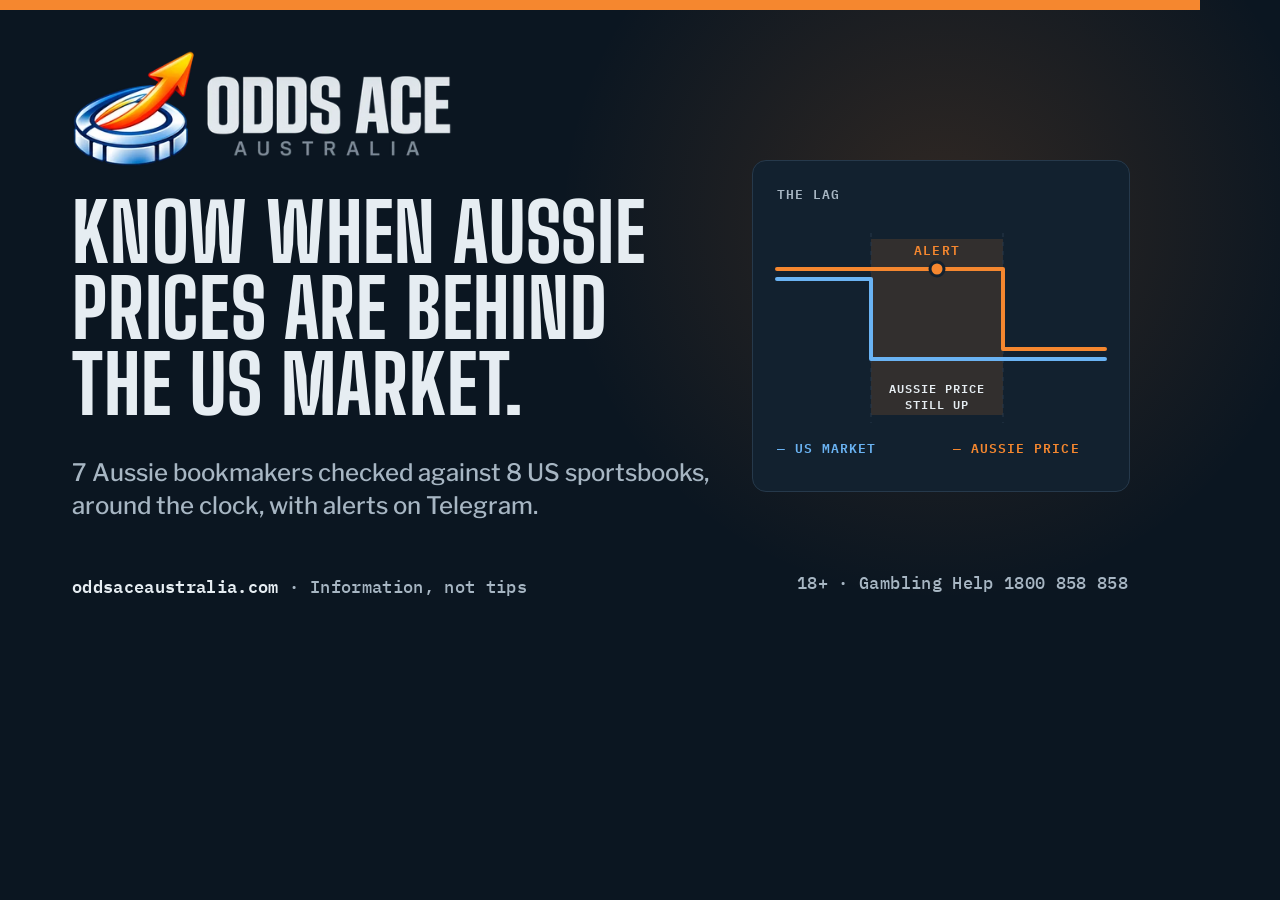
<file: tools/og-image.html>
<!doctype html>
<!-- The website's share image (site/og-image.png on main, 1200x630). Render with: node tools/make-site-images.js <out dir> -->
<html><head><meta charset="utf-8">
<style>
@font-face{font-family:'Big Shoulders Display';font-weight:800;src:url('fonts/BigShouldersDisplay-ExtraBold.ttf')}
@font-face{font-family:'Libre Franklin';font-weight:500;src:url('fonts/LibreFranklin-Medium.ttf')}
@font-face{font-family:'Libre Franklin';font-weight:600;src:url('fonts/LibreFranklin-SemiBold.ttf')}
@font-face{font-family:'IBM Plex Mono';font-weight:500;src:url('fonts/IBMPlexMono-Medium.ttf')}
@font-face{font-family:'IBM Plex Mono';font-weight:600;src:url('fonts/IBMPlexMono-SemiBold.ttf')}
:root{--bg:#0B1621;--panel:#12212F;--ink:#E6EDF2;--muted:#A7B6C3;--line:#26394B;--accent:#F5872F;--us:#6AB3F3}
html,body{margin:0}
body{width:1200px;height:630px;overflow:hidden;background:var(--bg);color:var(--ink);font-family:'Libre Franklin',Arial,sans-serif;position:relative}
.glow{position:absolute;right:-120px;top:-160px;width:760px;height:760px;background:radial-gradient(closest-side,rgba(245,135,47,.16),transparent);}
.bar{position:absolute;left:0;top:0;width:100%;height:10px;background:var(--accent)}
.logo{position:absolute;left:72px;top:50px;width:380px;height:auto}
h1{position:absolute;left:72px;top:194px;width:640px;margin:0;font-family:'Big Shoulders Display',Impact,sans-serif;font-weight:800;font-size:80px;line-height:.95;letter-spacing:.01em;text-transform:uppercase}
.sub{position:absolute;left:72px;top:456px;width:640px;margin:0;font-size:24px;line-height:1.38;color:var(--muted);font-weight:500}
.card{position:absolute;left:752px;top:160px;width:376px;height:330px;border:1px solid var(--line);border-radius:14px;background:var(--panel)}
.card svg{position:absolute;left:0;top:0}
.lbl{font-family:'IBM Plex Mono',monospace;font-weight:600;font-size:13px;letter-spacing:.08em;text-transform:uppercase}
.foot{position:absolute;left:72px;right:72px;bottom:30px;display:flex;justify-content:space-between;font-family:'IBM Plex Mono',monospace;font-weight:500;font-size:17px;color:var(--muted);letter-spacing:.02em}
.foot b{color:var(--ink);font-weight:600}
</style></head>
<body>
<div class="glow"></div>
<div class="bar"></div>
<img class="logo" src="og-logo-dark.png" alt="">
<h1>Know when Aussie prices are behind the US market.</h1>
<p class="sub">7 Aussie bookmakers checked against 8 US sportsbooks, around the clock, with alerts on Telegram.</p>
<div class="card">
  <svg width="376" height="330" viewBox="0 0 376 330" xmlns="http://www.w3.org/2000/svg">
    <text x="24" y="38" class="lbl" fill="#A7B6C3">The lag</text>
    <!-- shaded window between the US move and the Aussie catch-up -->
    <rect x="118" y="78" width="132" height="176" fill="rgba(245,135,47,.14)"/>
    <line x1="118" y1="72" x2="118" y2="262" stroke="#26394B" stroke-width="1" stroke-dasharray="4 5"/>
    <line x1="250" y1="72" x2="250" y2="262" stroke="#26394B" stroke-width="1" stroke-dasharray="4 5"/>
    <!-- US market: moves first -->
    <path d="M24 118 H118 V198 H352" fill="none" stroke="#6AB3F3" stroke-width="4" stroke-linejoin="round" stroke-linecap="round"/>
    <!-- Aussie price: hasn't moved yet, then catches up -->
    <path d="M24 108 H250 V188 H352" fill="none" stroke="#F5872F" stroke-width="4" stroke-linejoin="round" stroke-linecap="round"/>
    <circle cx="184" cy="108" r="7" fill="#F5872F" stroke="#12212F" stroke-width="3"/>
    <text x="184" y="94" text-anchor="middle" class="lbl" fill="#F5872F">Alert</text>
    <text x="24" y="292" class="lbl" fill="#6AB3F3">— US market</text>
    <text x="200" y="292" class="lbl" fill="#F5872F">— Aussie price</text>
    <text x="184" y="232" text-anchor="middle" class="lbl" fill="#E6EDF2" style="font-size:12px"><tspan x="184">Aussie price</tspan><tspan x="184" dy="16">still up</tspan></text>
  </svg>
</div>
<div class="foot"><span><b>oddsaceaustralia.com</b> · Information, not tips</span><span>18+ · Gambling Help 1800 858 858</span></div>
</body></html>
</file>
